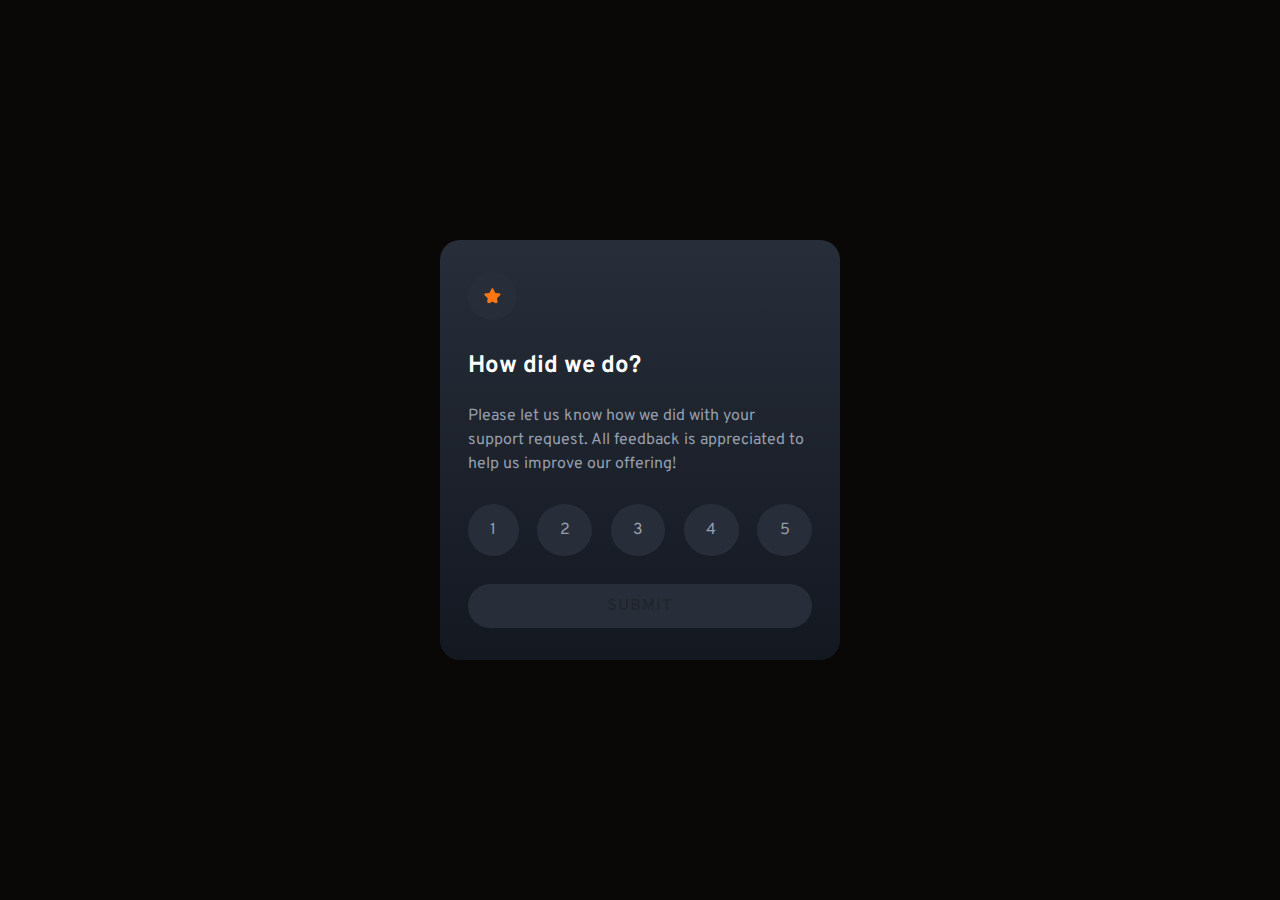
<file: interactive-rating-component-main/index.html>
<!DOCTYPE html>
<html lang="en">
  <head>
    <meta charset="UTF-8" />
    <meta name="viewport" content="width=device-width, initial-scale=1.0" />
    <!-- displays site properly based on user's device -->
    <script type="module" src="script.js"></script>

    <link
      rel="icon"
      type="image/png"
      sizes="32x32"
      href="./images/favicon-32x32.png"
    />

    <link rel="preconnect" href="https://fonts.googleapis.com" />
    <link rel="preconnect" href="https://fonts.gstatic.com" crossorigin />
    <link
      href="https://fonts.googleapis.com/css2?family=Overpass:ital,wght@0,100..900;1,100..900&display=swap"
      rel="stylesheet"
    />

    <title>Frontend Mentor | Interactive rating component</title>

    <!-- Feel free to remove these styles or customise in your own stylesheet 👍 -->
    <link rel="stylesheet" href="style.css" />
  </head>
  <body>
    <div class="main">
      <div class="card">
        <img src="images/icon-star.svg" alt="" class="round" />
        <div class="text-content">
          <h2 class="text-content__title">How did we do?</h2>
          <p class="text-content__description">
            Please let us know how we did with your support request. All
            feedback is appreciated to help us improve our offering!
          </p>
        </div>
        <div class="rating">
          <button class="rating__btn round">1</button>
          <button class="rating__btn round">2</button>
          <button class="rating__btn round">3</button>
          <button class="rating__btn round">4</button>
          <button class="rating__btn round">5</button>
        </div>
        <button class="submit">Submit</button>
      </div>
      <div class="card card--thank hidden">
        <img src="images/illustration-thank-you.svg" alt="" />
        <p class="rating-display">
          You selected
          <span class="selected-rating">1</span>
          out of 5
        </p>
        <div class="text-content text-centered">
          <h2 class="text-content__title">Thank you!</h2>
          <p class="text-content__description">
            We appreciate you taking the time to give a rating. If you ever need
            more support, don’t hesitate to get in touch!
          </p>
        </div>
      </div>
    </div>
  </body>
</html>
</file>
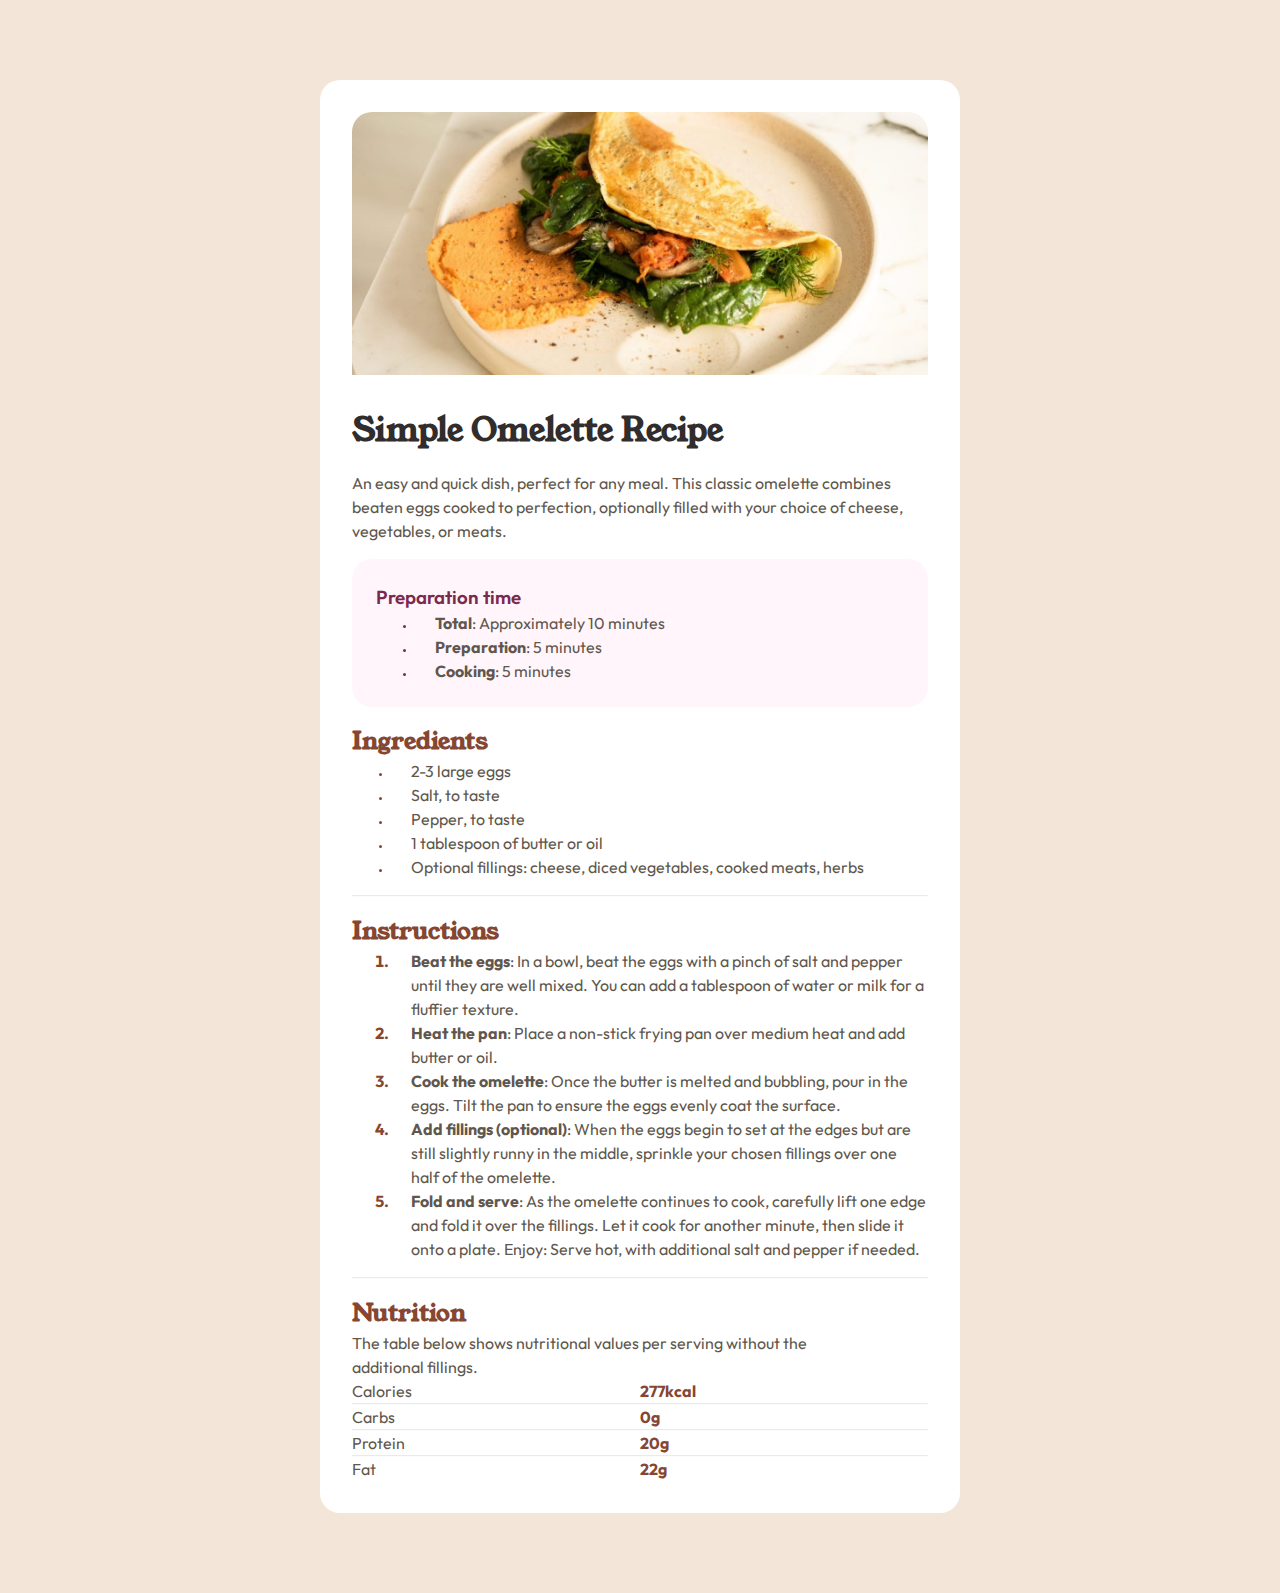
<file: recipe-page-main/index.html>
<!DOCTYPE html>
<html lang="en">
  <head>
    <meta charset="UTF-8" />
    <meta name="viewport" content="width=device-width, initial-scale=1.0" />
    <!-- displays site properly based on user's device -->

    <link
      rel="icon"
      type="image/png"
      sizes="32x32"
      href="./assets/images/favicon-32x32.png"
    />

    <title>Frontend Mentor | Recipe page</title>

    <link rel="stylesheet" href="style.css" />
  </head>
  <body>
    <main>
      <div class="wrapper background-white">
        <div class="content">
          <img
            src="assets/images/image-omelette.jpeg"
            alt="Image of an omelette filled with vegetables"
          />

          <div class="text-content">
            <h1>Simple Omelette Recipe</h1>
            <p>
              An easy and quick dish, perfect for any meal. This classic
              omelette combines beaten eggs cooked to perfection, optionally
              filled with your choice of cheese, vegetables, or meats.
            </p>
            <section class="preparation">
              <h3 class="semi-bold">Preparation time</h3>
              <ul>
                <li>
                  <span class="bold">Total</span>: Approximately 10 minutes
                </li>
                <li><span class="bold">Preparation</span>: 5 minutes</li>
                <li><span class="bold">Cooking</span>: 5 minutes</li>
              </ul>
            </section>
            <section class="ingredients">
              <h2 class="brown">Ingredients</h2>
              <ul>
                <li>2-3 large eggs</li>
                <li>Salt, to taste</li>
                <li>Pepper, to taste</li>
                <li>1 tablespoon of butter or oil</li>
                <li>
                  Optional fillings: cheese, diced vegetables, cooked meats,
                  herbs
                </li>
              </ul>
            </section>
            <hr />
            <section class="instructions">
              <h2 class="brown">Instructions</h2>
              <ol>
                <li>
                  <span class="bold">Beat the eggs</span>: In a bowl, beat the
                  eggs with a pinch of salt and pepper until they are well
                  mixed. You can add a tablespoon of water or milk for a
                  fluffier texture.
                </li>
                <li>
                  <span class="bold">Heat the pan</span>: Place a non-stick
                  frying pan over medium heat and add butter or oil.
                </li>
                <li>
                  <span class="bold">Cook the omelette</span>: Once the butter
                  is melted and bubbling, pour in the eggs. Tilt the pan to
                  ensure the eggs evenly coat the surface.
                </li>
                <li>
                  <span class="bold">Add fillings (optional)</span>: When the
                  eggs begin to set at the edges but are still slightly runny in
                  the middle, sprinkle your chosen fillings over one half of the
                  omelette.
                </li>
                <li>
                  <span class="bold">Fold and serve</span>: As the omelette
                  continues to cook, carefully lift one edge and fold it over
                  the fillings. Let it cook for another minute, then slide it
                  onto a plate. Enjoy: Serve hot, with additional salt and
                  pepper if needed.
                </li>
              </ol>
            </section>
            <hr />
            <section class="nutrition">
              <h2 class="brown">Nutrition</h2>
              <p>
                The table below shows nutritional values per serving without the
                additional fillings.
              </p>
              <div class="two-col">
                <p>Calories</p>
                <span class="brown bold">277kcal</span>
              </div>
              <hr />
              <div class="two-col">
                <p>Carbs</p>
                <span class="brown bold">0g</span>
              </div>
              <hr />
              <div class="two-col">
                <p>Protein</p>
                <span class="brown bold">20g</span>
              </div>
              <hr />
              <div class="two-col">
                <p>Fat</p>
                <span class="brown bold">22g</span>
              </div>
            </section>
          </div>
        </div>
      </div>
    </main>
  </body>
</html>
</file>
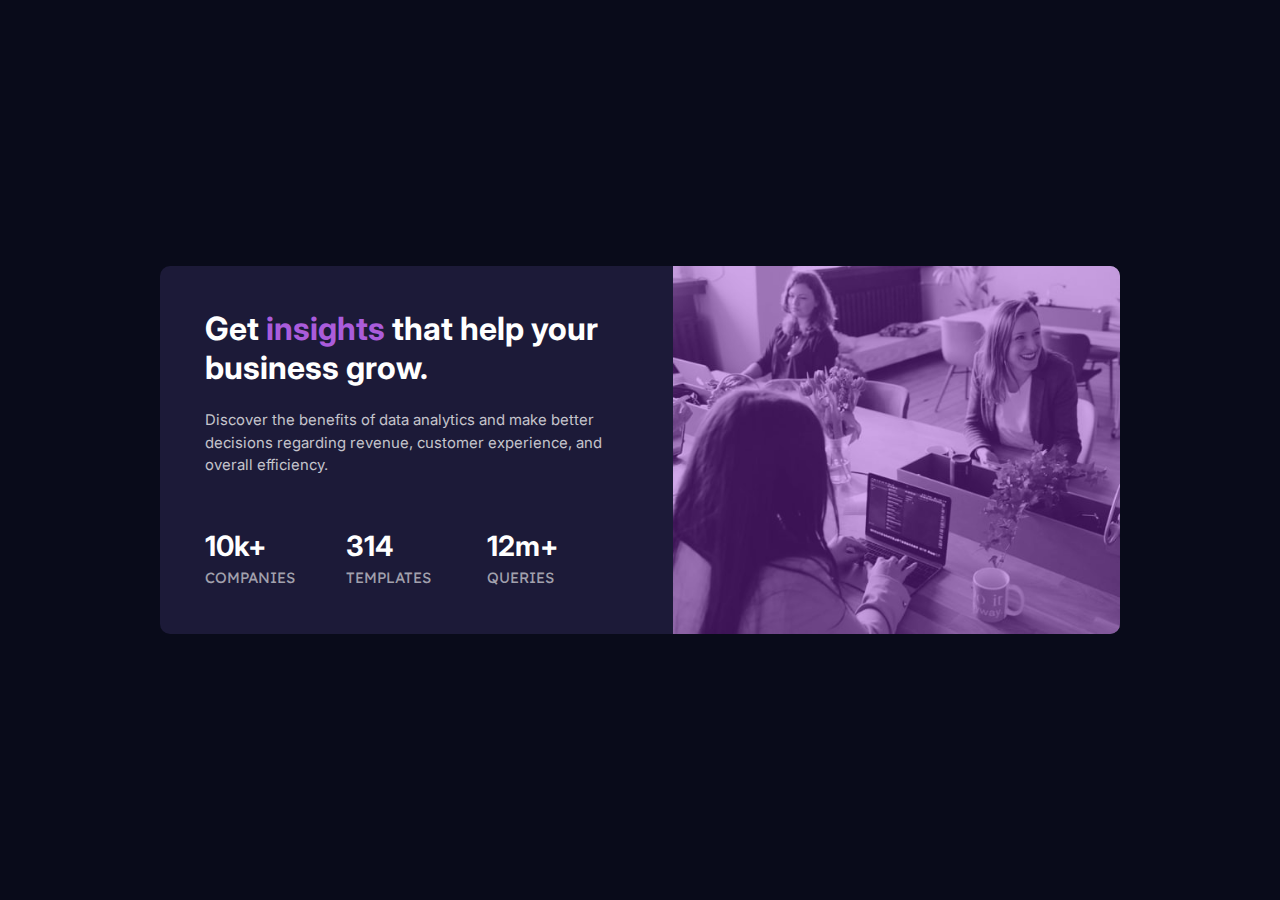
<file: stats-preview-card-component-main/index.html>
<!DOCTYPE html>
<html lang="en">
  <head>
    <meta charset="UTF-8" />
    <meta name="viewport" content="width=device-width, initial-scale=1.0" />
    <!-- displays site properly based on user's device -->

    <link
      rel="icon"
      type="image/png"
      sizes="32x32"
      href="./images/favicon-32x32.png"
    />

    <link rel="preconnect" href="https://fonts.googleapis.com" />
    <link rel="preconnect" href="https://fonts.gstatic.com" crossorigin />
    <link
      href="https://fonts.googleapis.com/css2?family=Inter:ital,opsz,wght@0,14..32,100..900;1,14..32,100..900&display=swap"
      rel="stylesheet"
    />

    <link rel="preconnect" href="https://fonts.googleapis.com" />
    <link rel="preconnect" href="https://fonts.gstatic.com" crossorigin />
    <link
      href="https://fonts.googleapis.com/css2?family=Inter:ital,opsz,wght@0,14..32,100..900;1,14..32,100..900&family=Lexend+Deca:wght@100..900&display=swap"
      rel="stylesheet"
    />

    <title>Frontend Mentor | Stats preview card component</title>
    <link rel="stylesheet" href="style.css" />
  </head>
  <body>
    <div class="main">
      <div class="insights">
        <div class="content">
          <div class="description">
            <h1 class="title">
              Get <span class="text-accent">insights</span> that help your
              business grow.
            </h1>
            <p>
              Discover the benefits of data analytics and make better decisions
              regarding revenue, customer experience, and overall efficiency.
            </p>
          </div>
          <ul class="metrics">
            <li class="metrics__item">
              <span class="bold">10k+</span>
              <span class="uppercase">companies</span>
            </li>
            <li class="metrics__item">
              <span class="bold">314</span>
              <span class="uppercase">templates</span>
            </li>
            <li class="metrics__item">
              <span class="bold">12m+</span>
              <span class="uppercase">queries</span>
            </li>
          </ul>
        </div>
        <div class="decoration">
          <picture>
            <source
              media="(min-width: 650px)"
              srcset="images/image-header-desktop.jpg"
            />
            <img src="images/image-header-mobile.jpg" alt="" />
          </picture>
        </div>
      </div>
    </div>
  </body>
</html>
</file>
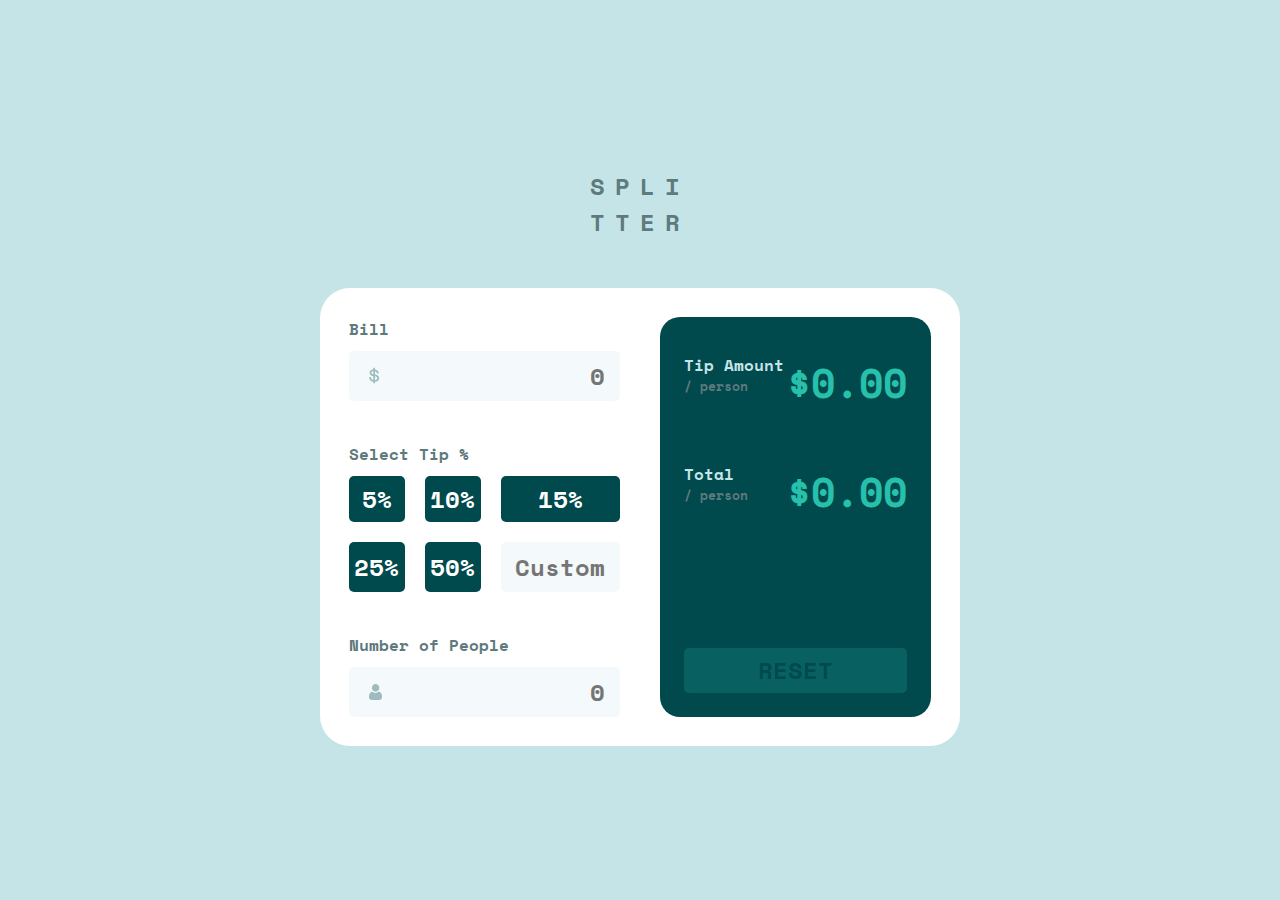
<file: tip-calculator-app-main/index.html>
<!DOCTYPE html>
<html lang="en">
  <head>
    <meta charset="UTF-8" />
    <meta name="viewport" content="width=device-width, initial-scale=1.0" />
    <!-- displays site properly based on user's device -->

    <link
      rel="icon"
      type="image/png"
      sizes="32x32"
      href="./images/favicon-32x32.png"
    />

    <title>Tip calculator app</title>

    <link rel="preconnect" href="https://fonts.googleapis.com" />
    <link rel="preconnect" href="https://fonts.gstatic.com" crossorigin />
    <link
      href="https://fonts.googleapis.com/css2?family=Space+Mono:wght@700&display=swap"
      rel="stylesheet"
    />

    <link rel="stylesheet" href="style.css" />
    <script type="module" src="script.js"></script>
  </head>
  <body>
    <div class="main">
      <h1>spli <span style="display: block">tter</span></h1>
      <div class="tip-card">
        <div class="content">
          <div class="form-group">
            <label for="bill" class="label">Bill</label>
            <input
              type="number"
              class="icon"
              id="bill"
              name="bill"
              placeholder="0"
              required
            />
          </div>
          <div class="button-group">
            <p class="label">Select Tip %</p>
            <div class="button-group__container">
              <button class="btn btn--tip" data-percent="5">5%</button>
              <button class="btn btn--tip" data-percent="10">10%</button>
              <button class="btn btn--tip" data-percent="15">15%</button>
              <button class="btn btn--tip" data-percent="25">25%</button>
              <button class="btn btn--tip" data-percent="50">50%</button>
              <input
                type="number"
                class="button-group__input"
                placeholder="Custom"
              />
            </div>
          </div>
          <div class="form-group">
            <label for="people" class="label"> Number of People</label>
            <input
              type="number"
              class="icon icon--person"
              id="people"
              name="people"
              placeholder="0"
              required
            />
          </div>
        </div>
        <div class="result">
          <div class="tile">
            <div class="tile__container">
              <div class="tile__title">Tip Amount</div>
              <div class="tile__subtitle">/ person</div>
            </div>
            <p class="tile__amount" id="tip">$0.00</p>
          </div>
          <div class="tile">
            <div class="tile__container">
              <div class="tile__title">Total</div>
              <div class="tile__subtitle">/ person</div>
            </div>
            <p class="tile__amount" id="total">$0.00</p>
          </div>
          <button class="reset btn btn--light btn--disabled">Reset</button>
        </div>
      </div>
    </div>
  </body>
</html>
</file>
<file: interactive-rating-component-main/style.css>
* {
  margin: 0;
  padding: 0;
}

*,
*::before,
*::after {
  box-sizing: border-box;
}

img,
svg {
  max-width: 100%;
  display: block;
}

button {
  font: inherit;
}

:root {
  --clr-primary: hsl(25, 97%, 53%);
  --clr-background: hsl(30, 13%, 3%);
  --clr-white: hsl(0, 100%, 100%);
  --clr-grey-500: hsl(217, 12%, 63%);
  --clr-grey-900: hsl(219, 18%, 19%);
  --clr-grey-950: hsl(217, 27%, 10%);

  --fs-regular: 1rem;
  --fs-heading: 1.5rem;

  --ff-regular: "Overpass";
  --fw-regular: 400;
  --fw-bold: 700;
}

html,
body,
.main {
  height: 100%;
}

body {
  color: var(--clr-grey-500);
  font-size: var(--fs-regular);
  font-family: var(--ff-regular);
  font-weight: var(--fw-regular);
}

button {
  cursor: pointer;
}

.main {
  background-color: var(--clr-background);
  display: grid;
  place-items: center;
}

.card {
  background: black;
  background: linear-gradient(var(--clr-grey-900), var(--clr-grey-950));
  display: grid;
  gap: 1.75em;
  max-width: 25rem;
  margin-inline: 1em;
  padding: 2em 1.75em;
  border-radius: 20px;
}

.card--thank {
  justify-items: center;
  padding-block: 2.5em;
}

.text-content {
  display: grid;
  gap: 1.2em;
  line-height: 1.5;
}

.text-content__title {
  color: var(--clr-white);
  font-size: var(--fs-heading);
  font-weight: var(--fw-bold);
}

.text-centered {
  text-align: center;
}

.rating {
  display: flex;
  justify-content: space-between;
}

.round {
  border-radius: 50%;
  padding: 1em;
  background-color: var(--clr-grey-900);
}

.rating__btn {
  border: none;
  color: var(--clr-grey-500);
  padding: 1em 1.4em;
  transition: background-color 0.3s ease-out, color 0.1s ease-out;
}

.rating__btn:hover,
.rating__btn:focus-visible {
  font-weight: var(--fw-bold);
  color: var(--clr-grey-950);
  background-color: var(--clr-primary);
}

.submit {
  font-weight: var(--fw-bold);
  background-color: var(--clr-primary);
  padding: 0.75em 0;
  border: none;
  border-radius: 50px;
  text-transform: uppercase;
  letter-spacing: 1px;
  transition: background-color 0.3s ease-out;
}

.submit:hover,
.submit:focus-visible {
  background-color: var(--clr-white);
}

.submit:disabled {
  background-color: var(--clr-grey-900);
}

.selected {
  color: var(--clr-grey-950);
  background-color: var(--clr-white);
}

.rating-display {
  width: fit-content;
  color: var(--clr-primary);
  background-color: var(--clr-grey-950);
  padding: 0.5em 1em;
  border-radius: 50px;
}

.hidden {
  display: none;
}
</file>
<file: recipe-page-main/style.css>
:root {
  --clr-white: hsl(0, 0%, 100%);
  --clr-stone-100: hsl(30, 54%, 90%);
  --clr-stone-150: hsl(30, 18%, 87%);
  --clr-stone-600: hsl(30, 10%, 34%);
  --clr-stone-900: hsl(24, 5%, 18%);
  --clr-brown-800: hsl(14, 45%, 36%);
  --clr-rose-50: hsl(332, 51%, 32%);
  --clr-rose-800: hsl(330, 100%, 98%);

  --fs-regular: 1rem;

  --ff-young-serif: "Young Serif";
  --ff-outfit: "Outfit";
  --fw-regular: 400;
  --fw-semi-bold: 600;
  --fw-bold: 700;

  /* --padding: 3em; */
  --padding: 2em;
  --border-radius: 20px;
}

@font-face {
  font-family: "Young Serif";
  font-weight: 400;
  src: url("assets/fonts/young-serif/YoungSerif-Regular.ttf") format("truetype");
}

@font-face {
  font-family: "Outfit";
  font-weight: 400 700;
  src: url("assets/fonts/outfit/Outfit-VariableFont_wght.ttf")
    format("truetype");
}

/* 
- Mobile: 375px
- Desktop: 1440px
 */

/* resets */
*,
*::before,
*::after {
  box-sizing: border-box;
}

* {
  margin: 0;
}

/* html,
body {
  height: 100%;
} */

img,
svg {
  display: block;
  max-width: 100%;
}

p,
h1,
h2,
h3,
h4,
h5,
h6 {
  overflow-wrap: break-word;
}

p {
  text-wrap: pretty;
}
h1,
h2,
h3,
h4,
h5,
h6 {
  text-wrap: balance;
}

/* styling */

body {
  color: var(--clr-stone-600);
  font-size: var(--fs-regular);
  font-weight: var(--fw-regular);
  font-family: var(--ff-outfit);
  line-height: 1.5;
  -webkit-font-smoothing: antialiased;
}

main {
  background-color: var(--clr-stone-100);
  display: grid;
  justify-items: center;
}

.wrapper {
  --_border-radius: 20px;
  max-width: 50%;
  padding: var(--padding);
  border-radius: var(--_border-radius);

  margin-block: 5em;
}

.content {
  display: grid;
  gap: var(--padding);
  /* border: 1px solid blue; */
  border-radius: var(--_border-radius) var(--border-radius) 0 0;
  overflow: hidden;
}

.background-white {
  background-color: var(--clr-white);
}

.text-content {
  display: grid;
  gap: 1em;
}

@media screen and (max-width: 800px) {
  .wrapper {
    max-width: 100%;
    padding: 0 0 var(--padding) 0;
    border-radius: 0;
    margin-block: 0;
  }
  .content {
    border-radius: 0;
  }

  .text-content {
    padding-inline: var(--padding);
  }
}

.two-col {
  display: grid;
  grid-template-columns: 1fr 1fr;
}

.semi-bold {
  font-weight: var(--fw-semi-bold);
}

.bold {
  font-weight: var(--fw-bold);
}

.brown {
  color: var(--clr-brown-800);
}

h1,
h2 {
  font-family: var(--ff-young-serif);
}

h1 {
  color: var(--clr-stone-900);
}
hr {
  color: var(--clr-stone-150);
  opacity: 0.2;
}

.preparation {
  background-color: var(--clr-rose-800);
  padding: 1.5em;
  border-radius: var(--border-radius);
}

.preparation h3 {
  color: var(--clr-rose-50);
}

.preparation li::marker {
  color: var(--clr-rose-50);
  font-size: 0.6em;
}

.ingredients li::marker {
  color: var(--clr-brown-800);
  font-size: 0.6em;
}

.instructions li::marker {
  color: var(--clr-brown-800);
  font-weight: var(--fw-bold);
}

li {
  padding-left: 1.2em;
}
</file>
<file: stats-preview-card-component-main/style.css>
* {
  margin: 0;
  padding: 0;
}

*,
*::before,
*::after {
  box-sizing: border-box;
}

img {
  max-width: 100%;
  display: block;
  height: 100%;
}

html,
body,
.main {
  min-height: 100vh;
}

:root {
  --clr-navy-950: hsl(233, 47%, 7%);
  --clr-blue-950: hsl(244, 37%, 16%);
  --clr-purple-500: hsl(277, 64%, 61%);
  --clr-purple-overlay-properties: 277, 64%, 50%;
  --clr-white-100: hsl(0, 0%, 100%);
  --clr-white-75: hsla(0, 0%, 100%, 0.75);
  --clr-white-60: hsla(0, 0%, 100%, 0.6);

  --fs-regular: 0.93rem;
  --fs-metric-heading: 1.75rem;
  --fs-heading: 2rem;

  --ff-inter: "Inter";
  --ff-lexend: "Lexend Deca";

  --fw-regular: 400;
  --fw-bold: 700;
}

body {
  color: var(--clr-white-75);
  font-size: var(--fs-regular);
  line-height: 1.5;
  font-family: var(--ff-inter);
  font-weight: var(--fw-regular);
}

.main {
  display: grid;
  place-items: center;
  background-color: var(--clr-navy-950);
}

.bold {
  font-weight: var(--fw-bold);
}

.text-accent {
  color: var(--clr-purple-500);
}

.uppercase {
  text-transform: uppercase;
}

.decoration {
  position: relative;
}

.decoration::after {
  content: "";
  height: 100%;
  width: 100%;
  background-color: hsla(var(--clr-purple-overlay-properties), 0.4);
  display: block;
  position: absolute;
  top: 0;
  left: 0;
  z-index: 1;
}

.insights {
  margin: 0 1em;
  background-color: var(--clr-blue-950);
  border-radius: 10px;
  overflow: hidden;
  display: grid;
  grid-template-columns: 1.15fr 1fr;
  max-width: 60rem;
}

.content {
  padding: 3em;
  display: flex;
  flex-direction: column;
  justify-content: space-between;
  gap: 3em;
}

.description {
  display: grid;
  gap: 1.5em;
}

.title {
  font-size: var(--fs-heading);
  line-height: 1.2;
  color: var(--clr-white-100);
}
.metrics {
  list-style: none;
  display: grid;
  grid-template-columns: repeat(3, 1fr);
}

.metrics__item {
  display: grid;
}

.metrics__item > *:first-child {
  color: var(--clr-white-100);
  font-size: var(--fs-metric-heading);
}

.metrics__item > *:last-child {
  color: var(--clr-white-60);
  font-family: var(--ff-lexend);
}

@media screen and (max-width: 650px) {
  .insights {
    grid-template-columns: 1fr;
    text-align: center;
    border-radius: 0;
    margin: 0;
  }

  .decoration {
    grid-row: 1;
  }

  .metrics {
    grid-template-columns: 1fr;
    gap: 2em;
  }
}
</file>
<file: tip-calculator-app-main/style.css>
* {
  margin: 0;
  padding: 0;
}

*,
*::before,
*::after {
  box-sizing: border-box;
}

input,
button {
  font: inherit;
}

:root {
  --clr-green-400: hsl(172, 67%, 45%);
  --clr-green-900: hsl(183, 100%, 15%);
  --clr-grey-500: hsl(186, 14%, 43%);
  --clr-grey-400: hsl(184, 14%, 56%);
  --clr-grey-200: hsl(185, 41%, 84%);
  --clr-grey-50: hsl(189, 47%, 97%);
  --clr-white: hsl(0, 100%, 100%);

  --fs-largest: 2.5rem;
  --fs-large: 1.5rem;
  --fs-regular: 1rem;
  --fs-small: 0.8rem;
  --ff: "Space Mono";
  --fw: 700;
}

body {
  font-size: var(--fs-large);
  font-weight: var(--fw);
  font-family: var(--ff);
}

.main {
  background-color: var(--clr-grey-200);
  /* display: grid;
  justify-items: center;
   */

  display: flex;
  /* justify-content: center; */
  align-items: center;
  flex-direction: column;
}

h1 {
  font-size: var(--fs-large);
  padding-block: 2em;
  text-transform: uppercase;
  letter-spacing: 10px;
  color: var(--clr-grey-500);
}

input {
  color: var(--clr-green-900);
  background-color: var(--clr-grey-50);
  border: none;
  border-radius: 5px;
  padding-block: 0.3em;
  padding-inline: 0.6em;
  text-align: end;
  width: 100%;
}
/* Chrome, Safari, Edge, Opera */
input::-webkit-outer-spin-button,
input::-webkit-inner-spin-button {
  -webkit-appearance: none;
  margin: 0;
}

/* Firefox */
input[type="number"] {
  -moz-appearance: textfield;
}

.icon {
  background-image: url("images/icon-dollar.svg");
  background-repeat: no-repeat;
  background-position: 20px 50%;
  padding-inline-start: 40px;
}

.icon--person {
  background-image: url("images/icon-person.svg");
}

.tip-card {
  width: 100%;

  background-color: var(--clr-white);
  padding: 1.2em;
  border-radius: 30px 30px 0 0;
  display: grid;
  gap: 1.7em;
}

.content {
  display: grid;
  gap: 1.7em;
}

.form-group,
.button-group {
  display: grid;
  gap: 10px;
}

.button-group__container {
  display: grid;
  grid-template-columns: 1fr 1fr;
  gap: 20px;
}

.result {
  /* display: grid; */
  gap: 20px;
  display: flex;
  flex-direction: column;
  justify-content: space-between;

  background-color: var(--clr-green-900);
  border-radius: 20px;
  padding: 1em;
  padding-block-start: 1.5em;
}

.tile {
  display: flex;
  justify-content: space-between;
}

.tile__container {
  gap: 10px;
}

.label {
  font-size: var(--fs-regular);
  color: var(--clr-grey-500);
}

.button-group__input {
  field-sizing: content;
}

.btn {
  border: none;
  border-radius: 5px;
  padding-block: 0.2em;
}

.btn--tip {
  color: var(--clr-white);
  background-color: var(--clr-green-900);
}

.btn--light {
  color: var(--clr-green-900);
  background-color: var(--clr-green-400);
}

.btn--disabled {
  filter: opacity(0.2);
}

.tile__title {
  font-size: var(--fs-regular);
  color: var(--clr-grey-200);
}

.tile__subtitle {
  font-size: var(--fs-small);
  color: var(--clr-grey-500);
}

.tile__amount {
  color: var(--clr-green-400);
  font-size: var(--fs-largest);
}

.reset {
  text-transform: uppercase;
}

@media screen and (min-width: 700px) {
  body,
  html {
    height: 100dvh;
  }

  .main {
    height: 100%;
    padding-block: 5em;
  }
  .tip-card {
    grid-template-columns: 1fr 1fr;
    max-width: 80%;
    border-radius: 30px 30px 30px 30px;
  }

  .button-group__container {
    grid-template-columns: 1fr 1fr 1fr;
  }

  .result {
    gap: 50px;
  }

  .reset {
    margin-block-start: auto;
  }
}

@media screen and (min-width: 1200px) {
  .tip-card {
    max-width: 50%;
  }
}

.custom--light {
  background-color: var(--clr-green-400);
  color: var(--clr-green-900);
}
</file>
